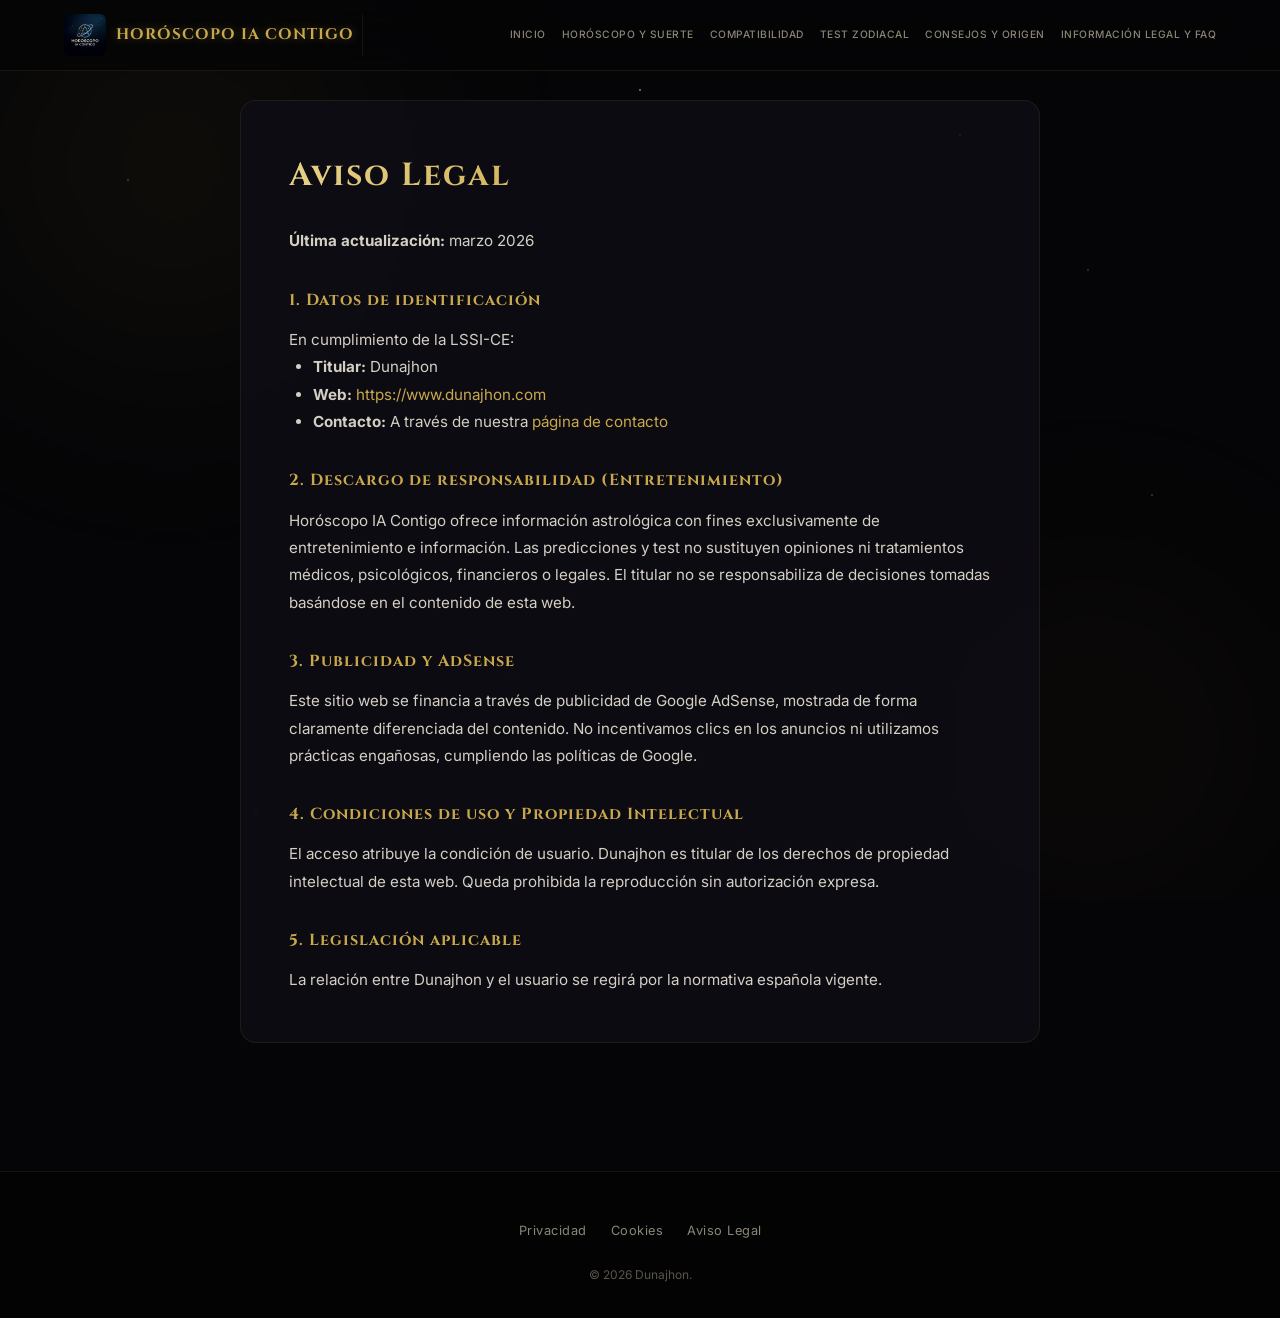
<file: aviso-legal.html>
<!DOCTYPE html>
<html lang="es">

<head>
    <meta charset="UTF-8">
    <meta name="viewport" content="width=device-width, initial-scale=1.0">
    <title>Aviso Legal — Horóscopo IA Contigo</title>
    <meta name="robots" content="noindex, nofollow">
    <link rel="stylesheet" href="assets/css/styles.css">

    <!-- Google AdSense -->
    <meta name="google-adsense-account" content="ca-pub-3779816940145698">
    <script async src="https://pagead2.googlesyndication.com/pagead/js/adsbygoogle.js?client=ca-pub-3779816940145698"
        crossorigin="anonymous"></script>
</head>

<body>
    <div class="page-bg">
        <div class="stars-layer"></div>
        <div class="nebula nebula-1"></div>
        <div class="nebula nebula-2"></div>
    </div>

    <header class="site-nav" role="banner">
        <div class="container nav-inner">
            <a href="index.html" class="nav-brand" aria-label="Inicio" id="logo-link">
                <img src="assets/images/logo.png" alt="Horóscopo IA Contigo" class="nav-logo-lg">
                <span class="brand-text">Horóscopo IA Contigo</span>
            </a>
            <button class="nav-toggle" id="nav-toggle" aria-label="Abrir menú" aria-expanded="false">☰</button>
            <nav class="nav-links" id="nav-links" aria-label="Navegación principal">
                <a href="index.html">Inicio</a>
                <a href="horoscopo.html">Horóscopo y Suerte</a>
                <a href="compatibilidad.html">Compatibilidad</a>
                <a href="test-zodiacal.html">Test Zodiacal</a>
                <a href="consejos-origen.html">Consejos y Origen</a>
                <a href="faq.html">Información legal y FAQ</a>
            </nav>
        </div>
    </header>

    <main class="page-content container">
        <div class="content-panel">
            <h1 class="gold-text">Aviso Legal</h1>
            <p><strong>Última actualización:</strong> marzo 2026</p>

            <h3>1. Datos de identificación</h3>
            <p>En cumplimiento de la LSSI-CE:</p>
            <ul>
                <li><strong>Titular:</strong> Dunajhon</li>
                <li><strong>Web:</strong> <a href="https://www.dunajhon.com">https://www.dunajhon.com</a></li>
                <li><strong>Contacto:</strong> A través de nuestra <a href="contacto.html">página de contacto</a></li>
            </ul>

            <h3>2. Descargo de responsabilidad (Entretenimiento)</h3>
            <p>Horóscopo IA Contigo ofrece información astrológica con fines exclusivamente de entretenimiento e información. Las predicciones y test no sustituyen opiniones ni tratamientos médicos, psicológicos, financieros o legales. El titular no se responsabiliza de decisiones tomadas basándose en el contenido de esta web.</p>

            <h3>3. Publicidad y AdSense</h3>
            <p>Este sitio web se financia a través de publicidad de Google AdSense, mostrada de forma claramente diferenciada del contenido. No incentivamos clics en los anuncios ni utilizamos prácticas engañosas, cumpliendo las políticas de Google.</p>

            <h3>4. Condiciones de uso y Propiedad Intelectual</h3>
            <p>El acceso atribuye la condición de usuario. Dunajhon es titular de los derechos de propiedad intelectual de esta web. Queda prohibida la reproducción sin autorización expresa.</p>

            <h3>5. Legislación aplicable</h3>
            <p>La relación entre Dunajhon y el usuario se regirá por la normativa española vigente.</p>
        </div>
    </main>

    <footer class="site-footer">
        <div class="container footer-inner">
            <nav class="footer-nav">
                <a href="privacidad.html">Privacidad</a>
                <a href="cookies.html">Cookies</a>
                <a href="aviso-legal.html">Aviso Legal</a>
            </nav>
            <p class="footer-copy">&copy; <span id="current-year"></span> Dunajhon.</p>
        </div>
    </footer>
    <script>document.getElementById('current-year').textContent = new Date().getFullYear();</script>
</body>

</html>
</file>
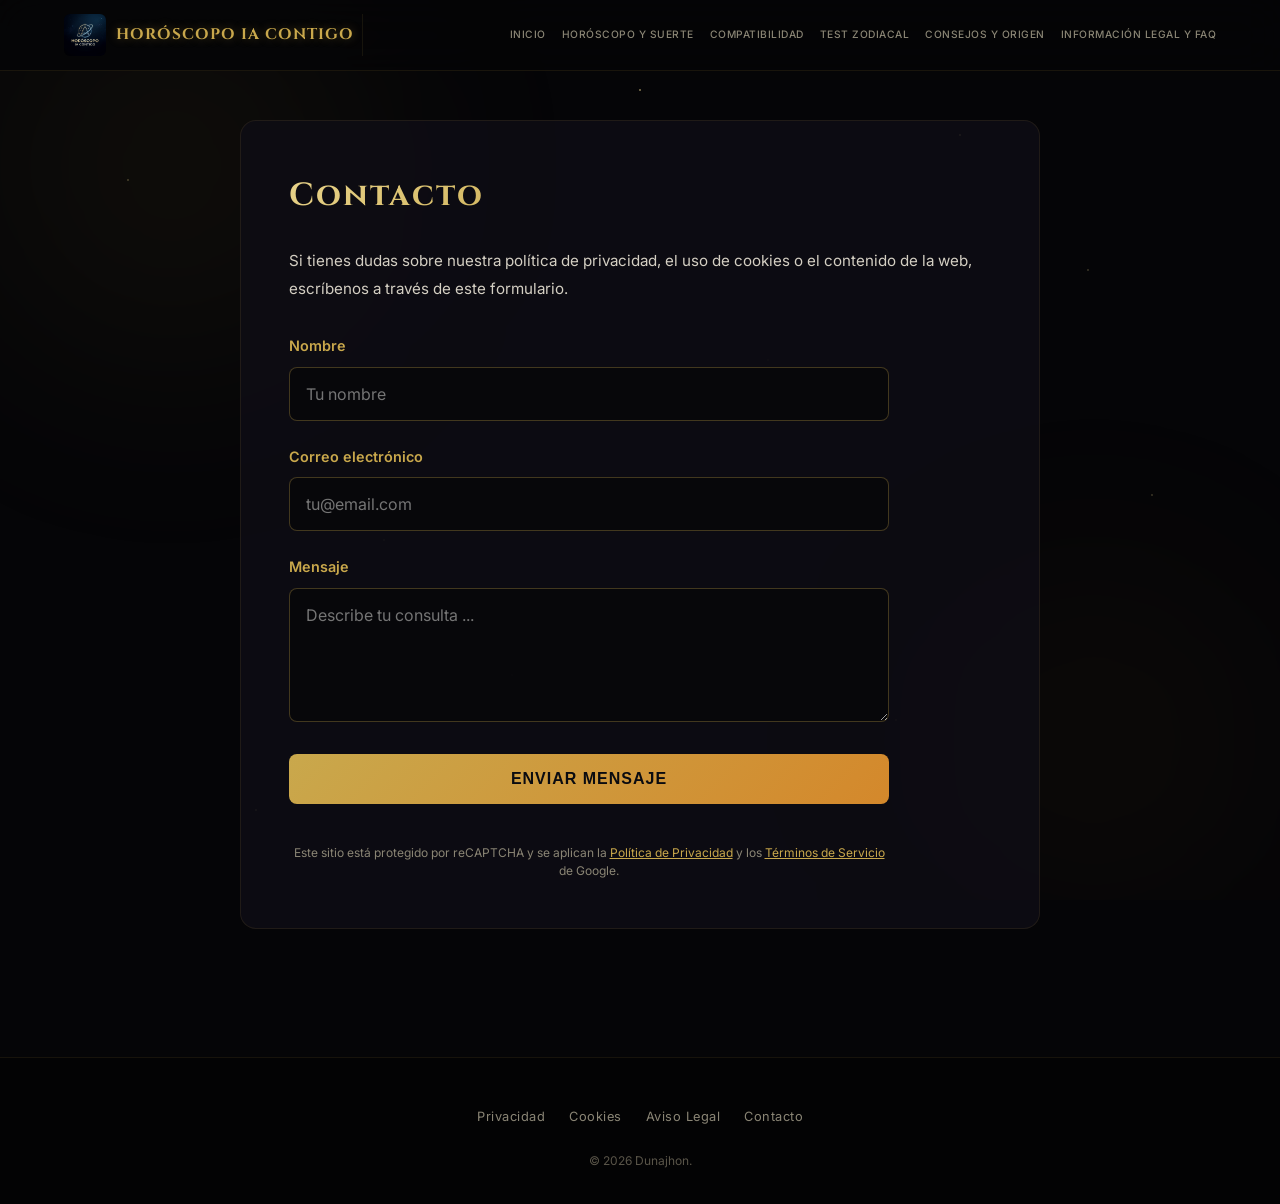
<file: contacto.html>
<!DOCTYPE html>
<html lang="es">

<head>
    <meta charset="UTF-8">
    <meta name="viewport" content="width=device-width, initial-scale=1.0">
    <title>Contacto — Horóscopo IA Contigo</title>
    <meta name="description" content="Contacta con el equipo de Horóscopo IA Contigo para resolver dudas legales o de privacidad.">
    <link rel="stylesheet" href="assets/css/styles.css">

    <!-- Google AdSense -->
    <meta name="google-adsense-account" content="ca-pub-3779816940145698">
    <script async src="https://pagead2.googlesyndication.com/pagead/js/adsbygoogle.js?client=ca-pub-3779816940145698"
        crossorigin="anonymous"></script>

    <style>
        .contact-form {
            display: flex;
            flex-direction: column;
            gap: 1.5rem;
            margin-top: 2rem;
            max-width: 600px;
        }

        .form-group {
            display: flex;
            flex-direction: column;
            gap: 0.5rem;
        }

        .form-group label {
            color: var(--gold);
            font-family: var(--font-body);
            font-weight: 600;
            font-size: 0.9rem;
        }

        .form-group input,
        .form-group textarea {
            background: rgba(5, 5, 7, 0.6);
            border: 1px solid var(--border-gold);
            color: var(--text-primary);
            padding: 1rem;
            border-radius: 8px;
            font-family: var(--font-body);
            font-size: 1rem;
            transition: var(--transition);
        }

        .form-group input:focus,
        .form-group textarea:focus {
            outline: none;
            border-color: var(--gold);
            box-shadow: 0 0 10px rgba(201, 168, 76, 0.2);
        }

        .btn-submit {
            background: linear-gradient(135deg, var(--gold), var(--amber));
            color: #0a0b10;
            border: none;
            padding: 1rem;
            font-weight: bold;
            text-transform: uppercase;
            border-radius: 8px;
            cursor: pointer;
            transition: var(--transition);
            font-size: 1rem;
            letter-spacing: 1px;
            margin-top: 0.5rem;
        }

        .btn-submit:hover {
            box-shadow: 0 6px 25px rgba(201, 168, 76, 0.4);
            transform: translateY(-2px);
        }

        .recaptcha-note {
            font-size: 0.75rem;
            color: var(--text-muted);
            text-align: center;
            margin-top: 1rem;
            line-height: 1.5;
        }
        
        .recaptcha-note a {
            text-decoration: underline;
        }
    </style>
</head>

<body>
    <div class="page-bg">
        <div class="stars-layer"></div>
        <div class="nebula nebula-1"></div>
        <div class="nebula nebula-2"></div>
    </div>

    <!-- ═══ NAVIGATION ═══ -->
    <header class="site-nav" role="banner">
        <div class="container nav-inner">
            <a href="index.html" class="nav-brand" aria-label="Inicio" id="logo-link">
                <img src="assets/images/logo.png" alt="Horóscopo IA Contigo" class="nav-logo-lg">
                <span class="brand-text">Horóscopo IA Contigo</span>
            </a>
            <button class="nav-toggle" id="nav-toggle" aria-label="Abrir menú" aria-expanded="false">☰</button>
            <nav class="nav-links" id="nav-links" aria-label="Navegación principal">
                <a href="index.html">Inicio</a>
                <a href="horoscopo.html">Horóscopo y Suerte</a>
                <a href="compatibilidad.html">Compatibilidad</a>
                <a href="test-zodiacal.html">Test Zodiacal</a>
                <a href="consejos-origen.html">Consejos y Origen</a>
                <a href="faq.html">Información legal y FAQ</a>
            </nav>
        </div>
    </header>

    <main class="page-content container" style="padding-top: 120px;">
        <div class="content-panel">
            <h1 class="gold-text">Contacto</h1>
            <p>Si tienes dudas sobre nuestra política de privacidad, el uso de cookies o el contenido de la web, escríbenos a través de este formulario.</p>

            <form id="contactForm" method="POST" class="contact-form">
                <!-- Anti-spam for FormSubmit -->
                <input type="hidden" name="_subject" value="Nuevo mensaje - Horóscopo IA Contacto!">
                <input type="hidden" name="_captcha" value="true">
                <input type="hidden" name="_template" value="table">
                
                <div class="form-group">
                    <label for="name">Nombre</label>
                    <input type="text" id="name" name="name" required placeholder="Tu nombre">
                </div>

                <div class="form-group">
                    <label for="email">Correo electrónico</label>
                    <input type="email" id="email" name="email" required placeholder="tu@email.com">
                </div>

                <div class="form-group">
                    <label for="message">Mensaje</label>
                    <textarea id="message" name="message" rows="5" required placeholder="Describe tu consulta ..."></textarea>
                </div>

                <button type="submit" class="btn-submit">Enviar Mensaje</button>
                
                <div class="recaptcha-note">
                    Este sitio está protegido por reCAPTCHA y se aplican la <a href="privacidad.html">Política de Privacidad</a> y los <a href="aviso-legal.html">Términos de Servicio</a> de Google.
                </div>
            </form>
        </div>
    </main>

    <!-- ═══ FOOTER ═══ -->
    <footer class="site-footer">
        <div class="container footer-inner">
            <nav class="footer-nav">
                <a href="privacidad.html">Privacidad</a>
                <a href="cookies.html">Cookies</a>
                <a href="aviso-legal.html">Aviso Legal</a>
                <a href="contacto.html">Contacto</a>
            </nav>
            <p class="footer-copy">&copy; <span id="current-year"></span> Dunajhon.</p>
        </div>
    </footer>

    <!-- Obfuscate Email for Action URL -->
    <script>
        document.addEventListener('DOMContentLoaded', () => {
            const form = document.getElementById('contactForm');
            if (form) {
                // Genera la URL dinámica para que no esté el correo en texto plano en el HTML
                const user = 'dunajhon0';
                const domain = 'gmail.com';
                form.setAttribute('action', 'https://formsub' + 'mit.co/' + user + '@' + domain);
            }
            document.getElementById('current-year').textContent = new Date().getFullYear();
        });
    </script>
    <script src="assets/js/app.js"></script>
</body>

</html>
</file>
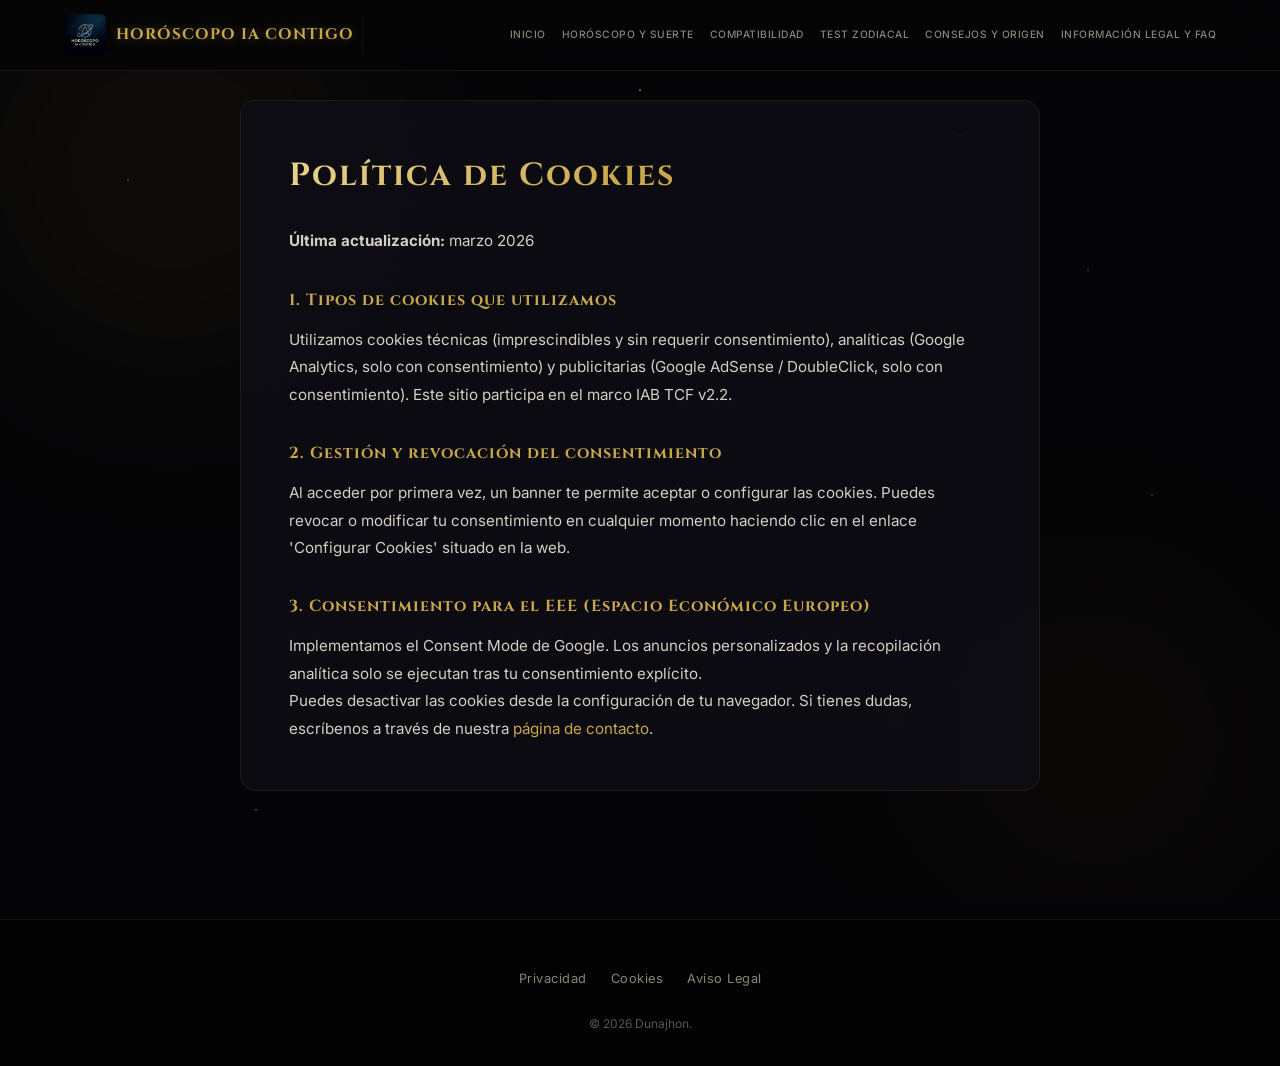
<file: cookies.html>
<!DOCTYPE html>
<html lang="es">

<head>
    <meta charset="UTF-8">
    <meta name="viewport" content="width=device-width, initial-scale=1.0">
    <title>Política de Cookies — Horóscopo IA Contigo</title>
    <meta name="robots" content="noindex, nofollow">
    <link rel="stylesheet" href="assets/css/styles.css">

    <!-- Google AdSense -->
    <meta name="google-adsense-account" content="ca-pub-3779816940145698">
    <script async src="https://pagead2.googlesyndication.com/pagead/js/adsbygoogle.js?client=ca-pub-3779816940145698"
        crossorigin="anonymous"></script>
</head>

<body>
    <div class="page-bg">
        <div class="stars-layer"></div>
        <div class="nebula nebula-1"></div>
        <div class="nebula nebula-2"></div>
    </div>

    <header class="site-nav" role="banner">
        <div class="container nav-inner">
            <a href="index.html" class="nav-brand" aria-label="Inicio" id="logo-link">
                <img src="assets/images/logo.png" alt="Horóscopo IA Contigo" class="nav-logo-lg">
                <span class="brand-text">Horóscopo IA Contigo</span>
            </a>
            <button class="nav-toggle" id="nav-toggle" aria-label="Abrir menú" aria-expanded="false">☰</button>
            <nav class="nav-links" id="nav-links" aria-label="Navegación principal">
                <a href="index.html">Inicio</a>
                <a href="horoscopo.html">Horóscopo y Suerte</a>
                <a href="compatibilidad.html">Compatibilidad</a>
                <a href="test-zodiacal.html">Test Zodiacal</a>
                <a href="consejos-origen.html">Consejos y Origen</a>
                <a href="faq.html">Información legal y FAQ</a>
            </nav>
        </div>
    </header>

    <main class="page-content container">
        <div class="content-panel">
            <h1 class="gold-text">Política de Cookies</h1>
            <p><strong>Última actualización:</strong> marzo 2026</p>

            <h3>1. Tipos de cookies que utilizamos</h3>
            <p>Utilizamos cookies técnicas (imprescindibles y sin requerir consentimiento), analíticas (Google Analytics, solo con consentimiento) y publicitarias (Google AdSense / DoubleClick, solo con consentimiento). Este sitio participa en el marco IAB TCF v2.2.</p>

            <h3>2. Gestión y revocación del consentimiento</h3>
            <p>Al acceder por primera vez, un banner te permite aceptar o configurar las cookies. Puedes revocar o modificar tu consentimiento en cualquier momento haciendo clic en el enlace 'Configurar Cookies' situado en la web.</p>

            <h3>3. Consentimiento para el EEE (Espacio Económico Europeo)</h3>
            <p>Implementamos el Consent Mode de Google. Los anuncios personalizados y la recopilación analítica solo se ejecutan tras tu consentimiento explícito.</p>
            <p>Puedes desactivar las cookies desde la configuración de tu navegador. Si tienes dudas, escríbenos a través de nuestra <a href="contacto.html">página de contacto</a>.</p>
        </div>
    </main>

    <footer class="site-footer">
        <div class="container footer-inner">
            <nav class="footer-nav">
                <a href="privacidad.html">Privacidad</a>
                <a href="cookies.html">Cookies</a>
                <a href="aviso-legal.html">Aviso Legal</a>
            </nav>
            <p class="footer-copy">&copy; <span id="current-year"></span> Dunajhon.</p>
        </div>
    </footer>
    <script>document.getElementById('current-year').textContent = new Date().getFullYear();</script>
</body>

</html>
</file>
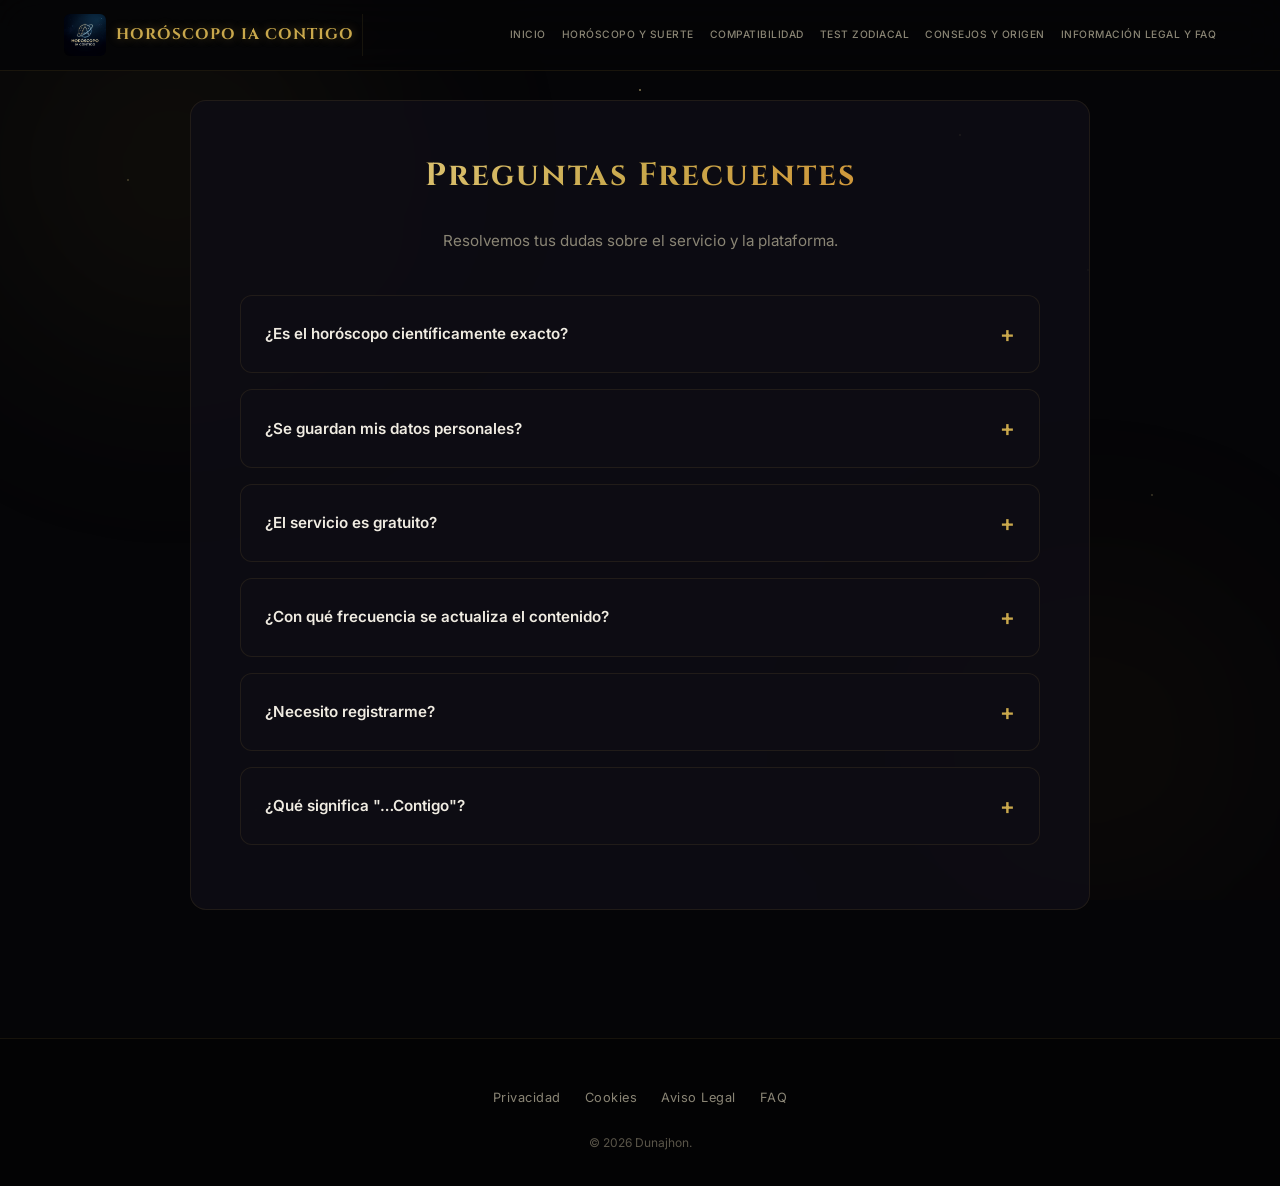
<file: faq.html>
<!DOCTYPE html>
<html lang="es">

<head>
    <meta charset="UTF-8">
    <meta name="viewport" content="width=device-width, initial-scale=1.0">
    <title>Preguntas Frecuentes — Horóscopo IA Contigo</title>
    <meta name="description"
        content="Preguntas frecuentes sobre Horóscopo IA Contigo. Descubre cómo funciona nuestra inteligencia artificial, privacidad y astrología diaria.">
    <meta name="robots" content="index, follow">
    <link rel="stylesheet" href="assets/css/styles.css">

    <!-- Google AdSense -->
    <meta name="google-adsense-account" content="ca-pub-3779816940145698">
    <script async src="https://pagead2.googlesyndication.com/pagead/js/adsbygoogle.js?client=ca-pub-3779816940145698"
        crossorigin="anonymous"></script>
</head>

<body>
    <div class="page-bg">
        <div class="stars-layer"></div>
        <div class="nebula nebula-1"></div>
        <div class="nebula nebula-2"></div>
    </div>

    <header class="site-nav" role="banner">
        <div class="container nav-inner">
            <a href="index.html" class="nav-brand" aria-label="Inicio" id="logo-link">
                <img src="assets/images/logo.png" alt="Horóscopo IA Contigo" class="nav-logo-lg">
                <span class="brand-text">Horóscopo IA Contigo</span>
            </a>
            <button class="nav-toggle" id="nav-toggle" aria-label="Abrir menú" aria-expanded="false">☰</button>
            <nav class="nav-links" id="nav-links" aria-label="Navegación principal">
                <a href="index.html">Inicio</a>
                <a href="horoscopo.html">Horóscopo y Suerte</a>
                <a href="compatibilidad.html">Compatibilidad</a>
                <a href="test-zodiacal.html">Test Zodiacal</a>
                <a href="consejos-origen.html">Consejos y Origen</a>
                <a href="faq.html">Información legal y FAQ</a>
            </nav>
        </div>
    </header>

    <main class="page-content container">
        <div class="content-panel" style="max-width:900px;">
            <h1 class="gold-text" style="text-align:center;">Preguntas Frecuentes</h1>
            <p style="text-align:center;color:var(--text-muted);margin-bottom:2.5rem;">Resolvemos tus dudas sobre el
                servicio y la plataforma.</p>

            <div class="faq-list">
                <details class="faq-item">
                    <summary class="faq-question">¿Es el horóscopo científicamente exacto?</summary>
                    <div class="faq-answer">
                        <p>No. La astrología no es una ciencia exacta. Este contenido se ofrece con fines
                            interpretativos, de orientación personal ligera y entretenimiento informativo. La
                            inteligencia artificial redacta los textos basándose en patrones astrológicos tradicionales,
                            pero las decisiones de tu vida deben basarse en tu propio criterio.</p>
                    </div>
                </details>

                <details class="faq-item">
                    <summary class="faq-question">¿Se guardan mis datos personales?</summary>
                    <div class="faq-answer">
                        <p>No recopilamos datos personales sensibles. No existe registro ni formularios. Solo se
                            procesan datos técnicos anónimos si otorgas consentimiento en el banner de cookies. Más info
                            en nuestra <a href="privacidad.html">Política de Privacidad</a>.</p>
                    </div>
                </details>

                <details class="faq-item">
                    <summary class="faq-question">¿El servicio es gratuito?</summary>
                    <div class="faq-answer">
                        <p>Sí. El acceso es totalmente gratuito. El sitio se financiará mediante espacios publicitarios
                            no intrusivos.</p>
                    </div>
                </details>

                <details class="faq-item">
                    <summary class="faq-question">¿Con qué frecuencia se actualiza el contenido?</summary>
                    <div class="faq-answer">
                        <p>El horóscopo se actualiza diariamente de forma automática (aprox. 23:00 UTC) mediante un
                            sistema de inteligencia artificial. Cada día encontrarás nuevas predicciones de amor,
                            trabajo, energía y salud.</p>
                    </div>
                </details>

                <details class="faq-item">
                    <summary class="faq-question">¿Necesito registrarme?</summary>
                    <div class="faq-answer">
                        <p>No. No se requiere ningún tipo de registro para acceder al contenido.</p>
                    </div>
                </details>

                <details class="faq-item">
                    <summary class="faq-question">¿Qué significa "…Contigo"?</summary>
                    <div class="faq-answer">
                        <p>El concepto "Contigo" refleja nuestro objetivo de ser un acompañante digital respetuoso,
                            ofreciendo consejos prácticos, realistas y cercanos, alejados de predicciones fatalistas o
                            de un tono excesivamente esotérico.</p>
                    </div>
                </details>
            </div>
        </div>
    </main>

    <footer class="site-footer">
        <div class="container footer-inner">
            <nav class="footer-nav">
                <a href="privacidad.html">Privacidad</a>
                <a href="cookies.html">Cookies</a>
                <a href="aviso-legal.html">Aviso Legal</a>
                <a href="faq.html">FAQ</a>
            </nav>
            <p class="footer-copy">&copy; <span id="current-year"></span> Dunajhon.</p>
        </div>
    </footer>
    <script>document.getElementById('current-year').textContent = new Date().getFullYear();</script>
</body>

</html>
</file>
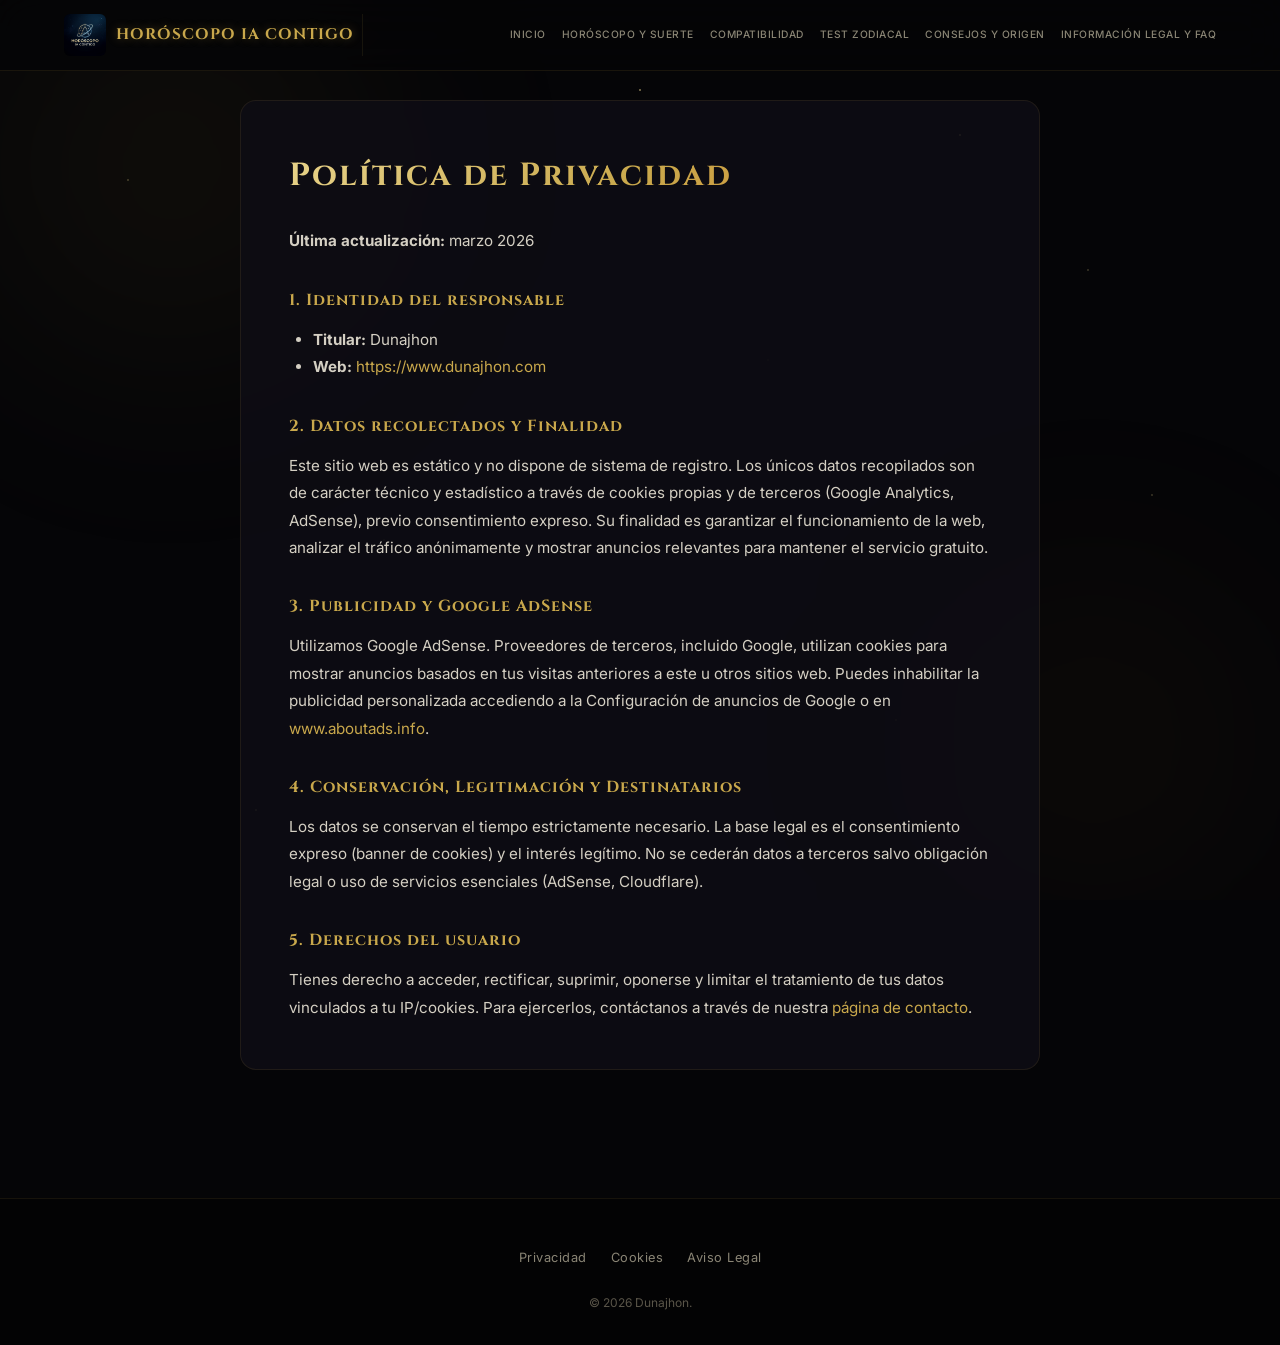
<file: privacidad.html>
<!DOCTYPE html>
<html lang="es">

<head>
    <meta charset="UTF-8">
    <meta name="viewport" content="width=device-width, initial-scale=1.0">
    <title>Política de Privacidad — Horóscopo IA Contigo</title>
    <meta name="robots" content="noindex, nofollow">
    <link rel="stylesheet" href="assets/css/styles.css">

    <!-- Google AdSense -->
    <meta name="google-adsense-account" content="ca-pub-3779816940145698">
    <script async src="https://pagead2.googlesyndication.com/pagead/js/adsbygoogle.js?client=ca-pub-3779816940145698"
        crossorigin="anonymous"></script>
</head>

<body>
    <div class="page-bg">
        <div class="stars-layer"></div>
        <div class="nebula nebula-1"></div>
        <div class="nebula nebula-2"></div>
    </div>

    <header class="site-nav" role="banner">
        <div class="container nav-inner">
            <a href="index.html" class="nav-brand" aria-label="Inicio" id="logo-link">
                <img src="assets/images/logo.png" alt="Horóscopo IA Contigo" class="nav-logo-lg">
                <span class="brand-text">Horóscopo IA Contigo</span>
            </a>
            <button class="nav-toggle" id="nav-toggle" aria-label="Abrir menú" aria-expanded="false">☰</button>
            <nav class="nav-links" id="nav-links" aria-label="Navegación principal">
                <a href="index.html">Inicio</a>
                <a href="horoscopo.html">Horóscopo y Suerte</a>
                <a href="compatibilidad.html">Compatibilidad</a>
                <a href="test-zodiacal.html">Test Zodiacal</a>
                <a href="consejos-origen.html">Consejos y Origen</a>
                <a href="faq.html">Información legal y FAQ</a>
            </nav>
        </div>
    </header>

    <main class="page-content container">
        <div class="content-panel">
            <h1 class="gold-text">Política de Privacidad</h1>
            <p><strong>Última actualización:</strong> marzo 2026</p>

            <h3>1. Identidad del responsable</h3>
            <ul>
                <li><strong>Titular:</strong> Dunajhon</li>
                <li><strong>Web:</strong> <a href="https://www.dunajhon.com">https://www.dunajhon.com</a></li>
            </ul>

            <h3>2. Datos recolectados y Finalidad</h3>
            <p>Este sitio web es estático y no dispone de sistema de registro. Los únicos datos recopilados son de carácter técnico y estadístico a través de cookies propias y de terceros (Google Analytics, AdSense), previo consentimiento expreso. Su finalidad es garantizar el funcionamiento de la web, analizar el tráfico anónimamente y mostrar anuncios relevantes para mantener el servicio gratuito.</p>

            <h3>3. Publicidad y Google AdSense</h3>
            <p>Utilizamos Google AdSense. Proveedores de terceros, incluido Google, utilizan cookies para mostrar anuncios basados en tus visitas anteriores a este u otros sitios web. Puedes inhabilitar la publicidad personalizada accediendo a la Configuración de anuncios de Google o en <a href="https://www.aboutads.info" target="_blank" rel="noopener noreferrer">www.aboutads.info</a>.</p>

            <h3>4. Conservación, Legitimación y Destinatarios</h3>
            <p>Los datos se conservan el tiempo estrictamente necesario. La base legal es el consentimiento expreso (banner de cookies) y el interés legítimo. No se cederán datos a terceros salvo obligación legal o uso de servicios esenciales (AdSense, Cloudflare).</p>

            <h3>5. Derechos del usuario</h3>
            <p>Tienes derecho a acceder, rectificar, suprimir, oponerse y limitar el tratamiento de tus datos vinculados a tu IP/cookies. Para ejercerlos, contáctanos a través de nuestra <a href="contacto.html">página de contacto</a>.</p>
        </div>
    </main>

    <footer class="site-footer">
        <div class="container footer-inner">
            <nav class="footer-nav">
                <a href="privacidad.html">Privacidad</a>
                <a href="cookies.html">Cookies</a>
                <a href="aviso-legal.html">Aviso Legal</a>
            </nav>
            <p class="footer-copy">&copy; <span id="current-year"></span> Dunajhon.</p>
        </div>
    </footer>
    <script>document.getElementById('current-year').textContent = new Date().getFullYear();</script>
</body>

</html>
</file>
<file: assets/css/styles.css>
/*
 * ════════════════════════════════════════════════════════════════
 * Horóscopo IA Contigo — Premium Stylesheet
 * Aesthetic: Dark mystical, gold/amber accents, ornate borders,
 * constellation graphics, tarot-card UI panels.
 * Inspired by: entorno.png, entorno2.png, entorno3.png
 * ════════════════════════════════════════════════════════════════
 */

/* ── Google Fonts Import ─────────────────────────────────────── */
@import url('https://fonts.googleapis.com/css2?family=Cinzel:wght@400;600;700&family=Cormorant+Garamond:ital,wght@0,400;0,600;0,700;1,400&family=Inter:wght@300;400;500;600&display=swap');

/* ── CSS Custom Properties ────────────────────────────────────── */
:root {
    /* Backgrounds */
    --bg-void: #050507;
    --bg-deep: #0a0b10;
    --bg-card: rgba(15, 14, 20, 0.85);
    --bg-card-hover: rgba(25, 22, 35, 0.95);
    --bg-glass: rgba(20, 18, 28, 0.7);

    /* Gold / Amber Palette (inspired by references) */
    --gold: #c9a84c;
    --gold-light: #e8d48b;
    --gold-dim: #8b7633;
    --amber: #d4882b;
    --amber-glow: rgba(212, 136, 43, 0.25);
    --orange-accent: #e8923a;

    /* Text */
    --text-bright: #f0ece2;
    --text-primary: #d4cfc3;
    --text-muted: #8a8575;
    --text-dim: #5a5549;

    /* Borders */
    --border-gold: rgba(201, 168, 76, 0.3);
    --border-subtle: rgba(201, 168, 76, 0.1);
    --border-ornate: rgba(201, 168, 76, 0.5);

    /* Fonts */
    --font-display: 'Cinzel', serif;
    --font-serif: 'Cormorant Garamond', serif;
    --font-body: 'Inter', sans-serif;

    /* Transitions */
    --ease-out: cubic-bezier(0.25, 0.8, 0.25, 1);
    --transition: all 0.4s var(--ease-out);
}

/* ── Reset ──────────────────────────────────────────────────── */
*,
*::before,
*::after {
    margin: 0;
    padding: 0;
    box-sizing: border-box;
}

html {
    scroll-behavior: smooth;
}

body {
    font-family: var(--font-body);
    background: var(--bg-void);
    color: var(--text-primary);
    line-height: 1.7;
    overflow-x: hidden;
    -webkit-font-smoothing: antialiased;
    -moz-osx-font-smoothing: grayscale;
}

a {
    color: var(--gold);
    text-decoration: none;
    transition: color 0.3s;
}

a:hover {
    color: var(--gold-light);
}

img {
    max-width: 100%;
    height: auto;
}

ul {
    list-style: none;
}

/* ── Utilities ─────────────────────────────────────────────── */
.container {
    max-width: 1200px;
    margin: 0 auto;
    padding: 0 1.5rem;
}

.text-center {
    text-align: center;
}

.hidden {
    display: none !important;
}

.sr-only {
    position: absolute;
    width: 1px;
    height: 1px;
    padding: 0;
    margin: -1px;
    overflow: hidden;
    clip: rect(0, 0, 0, 0);
    border: 0;
}

/* ── Animated background ──────────────────────────────────── */
.page-bg {
    position: fixed;
    inset: 0;
    z-index: -10;
    overflow: hidden;
    background: var(--bg-void);
}

/* Stars Layer */
.stars-layer {
    position: absolute;
    inset: 0;
    background-image:
        radial-gradient(1px 1px at 10% 20%, rgba(232, 210, 139, 0.7) 0%, transparent 100%),
        radial-gradient(1px 1px at 30% 60%, rgba(232, 210, 139, 0.5) 0%, transparent 100%),
        radial-gradient(1.5px 1.5px at 50% 10%, rgba(232, 210, 139, 0.8) 0%, transparent 100%),
        radial-gradient(1px 1px at 70% 80%, rgba(232, 210, 139, 0.4) 0%, transparent 100%),
        radial-gradient(1px 1px at 85% 30%, rgba(232, 210, 139, 0.6) 0%, transparent 100%),
        radial-gradient(1.5px 1.5px at 20% 90%, rgba(232, 210, 139, 0.5) 0%, transparent 100%),
        radial-gradient(1px 1px at 60% 40%, rgba(232, 210, 139, 0.3) 0%, transparent 100%),
        radial-gradient(1px 1px at 90% 55%, rgba(232, 210, 139, 0.6) 0%, transparent 100%),
        radial-gradient(1px 1px at 40% 75%, rgba(232, 210, 139, 0.4) 0%, transparent 100%),
        radial-gradient(1.5px 1.5px at 75% 15%, rgba(232, 210, 139, 0.7) 0%, transparent 100%);
    animation: twinkle 8s ease-in-out infinite alternate;
}

@keyframes twinkle {
    0% {
        opacity: 0.6;
    }

    50% {
        opacity: 1;
    }

    100% {
        opacity: 0.7;
    }
}

/* Nebula Glows */
.nebula {
    position: absolute;
    border-radius: 50%;
    filter: blur(100px);
    pointer-events: none;
}

.nebula-1 {
    width: 600px;
    height: 600px;
    top: -15%;
    left: -10%;
    background: radial-gradient(circle, rgba(201, 168, 76, 0.08), transparent 70%);
}

.nebula-2 {
    width: 500px;
    height: 500px;
    bottom: -10%;
    right: -5%;
    background: radial-gradient(circle, rgba(212, 136, 43, 0.06), transparent 70%);
}

.nebula-3 {
    width: 400px;
    height: 400px;
    top: 40%;
    left: 50%;
    transform: translateX(-50%);
    background: radial-gradient(circle, rgba(201, 168, 76, 0.04), transparent 70%);
}

/* ── Ornate Decorative Corners (inspired by entorno2.png) ─── */
.ornate-frame {
    position: relative;
}

.ornate-frame::before,
.ornate-frame::after {
    content: '✦';
    position: absolute;
    font-size: 0.75rem;
    color: var(--gold-dim);
    opacity: 0.6;
}

.ornate-frame::before {
    top: 8px;
    left: 12px;
}

.ornate-frame::after {
    top: 8px;
    right: 12px;
}

/* ── Gold Gradient Text ──────────────────────────────────── */
.gold-text {
    background: linear-gradient(135deg, var(--gold-light), var(--gold), var(--amber));
    -webkit-background-clip: text;
    -webkit-text-fill-color: transparent;
    background-clip: text;
}

/* ══════════════════════════════════════════════════════════════
   NAVIGATION
   ══════════════════════════════════════════════════════════════ */
.site-nav {
    position: fixed;
    top: 0;
    left: 0;
    right: 0;
    z-index: 100;
    background: rgba(5, 5, 7, 0.85);
    backdrop-filter: blur(20px);
    -webkit-backdrop-filter: blur(20px);
    border-bottom: 1px solid var(--border-subtle);
    transition: background 0.3s;
}

.nav-inner {
    display: flex;
    justify-content: space-between;
    align-items: center;
    height: 70px;
    gap: 1rem;
}

.nav-brand {
    display: flex;
    align-items: center;
    gap: 0.65rem;
    text-decoration: none;
    flex-shrink: 0;
    padding-right: 0.5rem;
    border-right: 1px solid var(--border-subtle);
}

.nav-brand img {
    height: 42px;
    width: auto;
    border-radius: 6px;
    transition: transform 0.3s, box-shadow 0.3s;
}

.nav-brand img:hover {
    transform: scale(1.08);
    box-shadow: 0 0 18px rgba(201, 168, 76, 0.3);
}

.nav-brand span {
    font-family: var(--font-display);
    font-size: clamp(0.9rem, 1.2vw, 1.15rem);
    color: var(--gold);
    letter-spacing: 1px;
    text-transform: uppercase;
    font-weight: 700;
    text-shadow: 0 0 10px rgba(201, 168, 76, 0.4);
    white-space: nowrap;
}

.nav-links {
    display: flex;
    gap: 1rem;
    align-items: center;
    flex-wrap: wrap;
    flex-grow: 1;
    justify-content: flex-end;
}

.nav-links a {
    font-family: var(--font-body);
    font-size: clamp(0.62rem, 0.8vw, 0.75rem);
    font-weight: 500;
    color: var(--text-muted);
    text-transform: uppercase;
    letter-spacing: 0.5px;
    transition: var(--transition);
    position: relative;
    white-space: nowrap;
    padding: 0.25rem 0;
}

.nav-links a::after {
    content: '';
    position: absolute;
    bottom: -3px;
    left: 0;
    width: 0%;
    height: 1px;
    background: linear-gradient(90deg, var(--gold), var(--amber));
    transition: width 0.3s var(--ease-out);
}

.nav-links a:hover {
    color: var(--gold-light);
}

.nav-links a:hover::after {
    width: 100%;
}

/* Mobile Nav Toggle */
.nav-toggle {
    display: none;
    background: none;
    border: 1px solid var(--border-gold);
    color: var(--gold);
    padding: 0.4rem 0.6rem;
    border-radius: 4px;
    cursor: pointer;
    font-size: 1.2rem;
}

/* ══════════════════════════════════════════════════════════════
   HERO SECTION
   ══════════════════════════════════════════════════════════════ */
.hero {
    min-height: 100vh;
    display: flex;
    flex-direction: column;
    justify-content: center;
    align-items: center;
    text-align: center;
    padding: 120px 1.5rem 60px;
    position: relative;
    background: url('../images/astral-bg.png') center center / cover no-repeat;
}

.hero::before {
    content: '';
    position: absolute;
    inset: 0;
    background: linear-gradient(180deg, rgba(5, 5, 7, 0.65) 0%, rgba(5, 5, 7, 0.85) 50%, var(--bg-void) 100%);
    z-index: 0;
}

.hero>* {
    position: relative;
    z-index: 1;
}

.hero-logo {
    width: 220px;
    height: auto;
    margin-bottom: 2rem;
    border-radius: 12px;
    box-shadow: 0 0 60px rgba(201, 168, 76, 0.15), 0 0 120px rgba(201, 168, 76, 0.05);
    animation: floatLogo 6s ease-in-out infinite;
}

@keyframes floatLogo {

    0%,
    100% {
        transform: translateY(0);
    }

    50% {
        transform: translateY(-12px);
    }
}

.hero-title {
    font-family: var(--font-display);
    font-size: clamp(2.2rem, 5vw, 3.8rem);
    font-weight: 700;
    letter-spacing: 3px;
    text-transform: uppercase;
    line-height: 1.2;
    margin-bottom: 0.5rem;
}

.hero-subtitle {
    font-family: var(--font-serif);
    font-size: clamp(1.1rem, 2.5vw, 1.5rem);
    font-style: italic;
    color: var(--text-muted);
    margin-bottom: 1.5rem;
    font-weight: 400;
}

.hero-desc {
    max-width: 600px;
    font-size: 1rem;
    color: var(--text-muted);
    margin-bottom: 2.5rem;
    line-height: 1.8;
}

/* Ornate Divider */
.ornate-divider {
    display: flex;
    align-items: center;
    justify-content: center;
    gap: 1rem;
    margin: 2rem 0;
    color: var(--gold-dim);
    font-size: 0.75rem;
    opacity: 0.7;
}

.ornate-divider::before,
.ornate-divider::after {
    content: '';
    width: 80px;
    height: 1px;
    background: linear-gradient(90deg, transparent, var(--gold-dim), transparent);
}

/* Keywords Highlight Section */
.keywords-strip {
    display: flex;
    flex-wrap: wrap;
    justify-content: center;
    gap: 0.75rem;
    margin-top: 1.5rem;
}

.keyword-tag {
    padding: 0.4rem 1rem;
    border: 1px solid var(--border-gold);
    border-radius: 20px;
    font-size: 0.8rem;
    color: var(--gold);
    font-family: var(--font-body);
    letter-spacing: 0.5px;
    transition: var(--transition);
    cursor: pointer;
    text-decoration: none;
    display: inline-block;
}

a.keyword-tag:hover {
    background: var(--amber-glow);
    border-color: var(--gold);
    color: var(--gold-light);
    transform: translateY(-2px);
}

/* ══════════════════════════════════════════════════════════════
   ZODIAC GRID SECTION
   ══════════════════════════════════════════════════════════════ */
.zodiac-section {
    padding: 5rem 0;
    position: relative;
    background: url('../images/astral-bg.png') center 30% / cover no-repeat fixed;
}

.zodiac-section::before {
    content: '';
    position: absolute;
    inset: 0;
    background: linear-gradient(180deg, var(--bg-void) 0%, rgba(5, 5, 7, 0.75) 15%, rgba(5, 5, 7, 0.75) 85%, var(--bg-void) 100%);
    z-index: 0;
}

.zodiac-section>* {
    position: relative;
    z-index: 1;
}

.section-header {
    text-align: center;
    margin-bottom: 3.5rem;
}

.section-header h2 {
    font-family: var(--font-display);
    font-size: clamp(1.6rem, 3vw, 2.4rem);
    letter-spacing: 3px;
    text-transform: uppercase;
    margin-bottom: 0.75rem;
}

.section-header p {
    color: var(--text-muted);
    font-family: var(--font-serif);
    font-size: 1.1rem;
    font-style: italic;
}

.zodiac-grid {
    display: grid;
    grid-template-columns: repeat(4, 1fr);
    gap: 1.5rem;
}

/* ── Showcase Portal ── */
.showcase-section {
    padding: 5rem 0;
}

.showcase-grid {
    display: grid;
    grid-template-columns: repeat(4, 1fr);
    gap: 2rem;
}

.showcase-card {
    display: flex;
    flex-direction: column;
}

.showcase-card > * {
    position: relative;
    z-index: 1;
}

.showcase-card .card-dates {
    margin-bottom: 1.5rem;
    font-size: 1rem;
    line-height: 1.6;
}

.showcase-card-btn-container {
    margin-top: auto;
    text-align: center;
    padding-top: 1.5rem;
}

.showcase-btn {
    display: inline-block;
    padding: 0.8rem 1.5rem;
    text-decoration: none;
    border-radius: 8px;
    font-weight: bold;
    background: linear-gradient(135deg, var(--gold), var(--amber));
    color: #0a0b10 !important;
    text-transform: uppercase;
    font-size: 0.9rem;
    transition: var(--transition);
    border: none;
    box-shadow: 0 4px 15px rgba(201, 168, 76, 0.2);
}

.showcase-btn:hover {
    box-shadow: 0 6px 25px rgba(201, 168, 76, 0.4);
    transform: translateY(-2px);
    background: linear-gradient(135deg, var(--gold-light), var(--gold));
}

/* ── Zodiac Card (Tarot-style, inspired by entorno2.png) ──── */
.zodiac-card {
    position: relative;
    background: var(--bg-card);
    border: 1px solid var(--border-gold);
    border-radius: 16px;
    padding: 2rem 1.5rem;
    text-align: center;
    cursor: pointer;
    transition: var(--transition);
    overflow: hidden;
}

/* Inner glow on hover */
.zodiac-card::before {
    content: '';
    position: absolute;
    inset: 0;
    background: radial-gradient(circle at 50% 0%, rgba(201, 168, 76, 0.08) 0%, transparent 60%);
    opacity: 0;
    transition: opacity 0.5s;
    pointer-events: none;
    z-index: 0;
}

/* Ornate corner markers */
.zodiac-card::after {
    content: '';
    position: absolute;
    inset: 6px;
    border: 1px solid rgba(201, 168, 76, 0.08);
    border-radius: 12px;
    pointer-events: none;
    transition: border-color 0.4s;
}

.zodiac-card:hover {
    transform: translateY(-8px);
    border-color: var(--gold);
    background: var(--bg-card-hover);
    box-shadow:
        0 20px 40px rgba(0, 0, 0, 0.5),
        0 0 30px rgba(201, 168, 76, 0.1),
        inset 0 1px 0 rgba(201, 168, 76, 0.1);
}

.zodiac-card:hover::before {
    opacity: 1;
}

.zodiac-card:hover::after {
    border-color: rgba(201, 168, 76, 0.15);
}

.zodiac-card:focus-visible {
    outline: 2px solid var(--gold);
    outline-offset: 4px;
}

.card-icon {
    font-size: 2.8rem;
    margin-bottom: 0.75rem;
    display: block;
    filter: drop-shadow(0 0 8px rgba(201, 168, 76, 0.3));
    transition: transform 0.4s var(--ease-out);
}

.zodiac-card:hover .card-icon {
    transform: scale(1.15);
}

.card-name {
    font-family: var(--font-display);
    font-size: 1.15rem;
    color: var(--text-bright);
    letter-spacing: 2px;
    text-transform: uppercase;
    margin-bottom: 0.3rem;
}

.card-dates {
    font-family: var(--font-serif);
    font-size: 0.85rem;
    color: var(--text-muted);
    font-style: italic;
}

.card-cta {
    display: block;
    margin-top: 1rem;
    font-size: 0.75rem;
    color: var(--gold-dim);
    letter-spacing: 1px;
    text-transform: uppercase;
    transition: color 0.3s;
}

.zodiac-card:hover .card-cta {
    color: var(--gold);
}

/* ══════════════════════════════════════════════════════════════
   MODAL (Expanded Horoscope View)
   ══════════════════════════════════════════════════════════════ */
.modal-overlay {
    position: fixed;
    inset: 0;
    z-index: 200;
    background: rgba(3, 3, 5, 0.92);
    backdrop-filter: blur(10px);
    display: flex;
    justify-content: center;
    align-items: center;
    padding: 1rem;
    opacity: 1;
    transition: opacity 0.35s;
}

.modal-overlay.hidden {
    opacity: 0;
    pointer-events: none;
}

.modal-panel {
    background: var(--bg-deep);
    background-image: url('../images/astral-bg.png');
    background-size: cover;
    background-position: center;
    background-blend-mode: overlay;
    border: 1px solid var(--border-ornate);
    border-radius: 20px;
    max-width: 680px;
    width: 100%;
    max-height: 90vh;
    overflow-y: auto;
    padding: 2.5rem;
    position: relative;
    box-shadow: 0 0 60px rgba(201, 168, 76, 0.08), 0 30px 60px rgba(0, 0, 0, 0.5);
    transform: scale(1) translateY(0);
    transition: transform 0.4s var(--ease-out);
}

.modal-panel::before {
    content: '';
    position: absolute;
    inset: 0;
    background: rgba(10, 11, 16, 0.88);
    border-radius: 20px;
    z-index: 0;
}

.modal-panel>* {
    position: relative;
    z-index: 1;
}

.modal-overlay.hidden .modal-panel {
    transform: scale(0.92) translateY(20px);
}

.modal-close {
    position: absolute;
    top: 1rem;
    right: 1rem;
    background: rgba(10, 11, 16, 0.6);
    border: 1px solid var(--border-gold);
    color: var(--gold);
    width: 44px;
    height: 44px;
    min-width: 44px;
    min-height: 44px;
    border-radius: 50%;
    font-size: 1.3rem;
    cursor: pointer;
    transition: var(--transition);
    display: flex;
    align-items: center;
    justify-content: center;
    z-index: 10;
    -webkit-tap-highlight-color: rgba(201, 168, 76, 0.2);
    touch-action: manipulation;
}

.modal-close:hover,
.modal-close:active {
    background: var(--amber-glow);
    border-color: var(--gold);
}

.modal-head {
    text-align: center;
    padding-bottom: 1.5rem;
    margin-bottom: 1.5rem;
    border-bottom: 1px solid var(--border-subtle);
}

.modal-sign-icon {
    font-size: 3rem;
    display: block;
    margin-bottom: 0.5rem;
    filter: drop-shadow(0 0 15px rgba(201, 168, 76, 0.3));
}

.modal-head h2 {
    font-family: var(--font-display);
    font-size: 2rem;
    letter-spacing: 3px;
    text-transform: uppercase;
}

.modal-date-str {
    font-family: var(--font-serif);
    font-style: italic;
    color: var(--text-muted);
    margin-top: 0.25rem;
}

/* Horoscope Data Blocks */
.reading-block {
    margin-bottom: 1.5rem;
}

.reading-block h4 {
    font-family: var(--font-display);
    font-size: 0.9rem;
    color: var(--gold);
    letter-spacing: 2px;
    text-transform: uppercase;
    margin-bottom: 0.5rem;
    display: flex;
    align-items: center;
    gap: 0.5rem;
}

.reading-block p {
    color: var(--text-primary);
    font-size: 0.95rem;
    line-height: 1.8;
}

.quote-block {
    margin-top: 2rem;
    padding: 1.25rem 1.5rem;
    border-left: 3px solid var(--gold);
    background: rgba(201, 168, 76, 0.04);
    border-radius: 0 12px 12px 0;
    font-family: var(--font-serif);
    font-style: italic;
    font-size: 1.1rem;
    color: var(--gold-light);
    text-align: center;
}

.modal-footer-actions {
    margin-top: 2rem;
    text-align: center;
    padding-top: 1.25rem;
    border-top: 1px solid var(--border-subtle);
}

.modal-footer-actions .btn {
    font-size: 1rem;
    padding: 0.9rem 2.2rem;
    letter-spacing: 1px;
    background: linear-gradient(135deg, var(--gold), var(--amber));
    color: #0a0b10;
    border: none;
    box-shadow: 0 4px 22px rgba(201, 168, 76, 0.35);
    font-weight: 700;
    text-transform: uppercase;
}

.modal-footer-actions .btn:hover {
    box-shadow: 0 6px 35px rgba(201, 168, 76, 0.55);
    transform: translateY(-2px) scale(1.03);
    background: linear-gradient(135deg, var(--gold-light), var(--gold));
}

/* ── Compatibility Result (inside modal) ── */
.compat-result {
    margin-top: 1.5rem;
    padding-top: 1.5rem;
    border-top: 1px solid var(--border-subtle);
    animation: compatFadeIn 0.4s var(--ease-out) forwards;
}

.compat-result .reading-block p em {
    color: var(--gold-light);
    font-style: normal;
    font-weight: 600;
}

@keyframes compatFadeIn {
    from {
        opacity: 0;
        transform: translateY(10px);
    }

    to {
        opacity: 1;
        transform: translateY(0);
    }
}


/* ── Compatibility Teaser (inside modal — call to action) ── */
.compat-teaser {
    display: flex;
    align-items: center;
    gap: 1rem;
    margin-top: 0;
    margin-bottom: 1.75rem;
    padding: 1.1rem 1.4rem;
    background: linear-gradient(135deg, rgba(201, 168, 76, 0.1), rgba(212, 136, 43, 0.06));
    border: 1px solid var(--border-gold);
    border-radius: 14px;
    animation: teaserPulse 3s ease-in-out infinite;
}

@keyframes teaserPulse {

    0%,
    100% {
        border-color: rgba(201, 168, 76, 0.3);
        box-shadow: none;
    }

    50% {
        border-color: rgba(201, 168, 76, 0.65);
        box-shadow: 0 0 20px rgba(201, 168, 76, 0.12);
    }
}

.compat-teaser-icon {
    font-size: 1.9rem;
    flex-shrink: 0;
    filter: drop-shadow(0 0 8px rgba(201, 168, 76, 0.4));
    animation: teaserIconFloat 2.5s ease-in-out infinite;
}

@keyframes teaserIconFloat {

    0%,
    100% {
        transform: translateY(0) rotate(0deg);
    }

    50% {
        transform: translateY(-4px) rotate(12deg);
    }
}

.compat-teaser-text {
    flex: 1;
    display: flex;
    flex-direction: column;
    gap: 0.25rem;
}

.compat-teaser-text strong {
    font-family: var(--font-display);
    font-size: 0.88rem;
    letter-spacing: 1px;
    color: var(--gold-light);
    text-transform: uppercase;
}

.compat-teaser-text span {
    font-size: 0.82rem;
    color: var(--text-muted);
    line-height: 1.4;
}

.compat-teaser-arrow {
    font-size: 1.4rem;
    color: var(--gold);
    flex-shrink: 0;
    animation: arrowBounce 1.4s ease-in-out infinite;
}

@keyframes arrowBounce {

    0%,
    100% {
        transform: translateY(0);
        opacity: 0.7;
    }

    50% {
        transform: translateY(5px);
        opacity: 1;
    }
}

/* ══════════════════════════════════════════════════════════════
   BUTTONS
   ══════════════════════════════════════════════════════════════ */
.btn {
    display: inline-flex;
    align-items: center;
    justify-content: center;
    gap: 0.5rem;
    padding: 0.8rem 1.8rem;
    border-radius: 8px;
    font-family: var(--font-body);
    font-weight: 600;
    font-size: 0.9rem;
    cursor: pointer;
    transition: var(--transition);
    border: none;
    text-decoration: none;
    letter-spacing: 0.5px;
}

.btn-gold {
    background: linear-gradient(135deg, var(--gold), var(--amber));
    color: #0a0b10;
    box-shadow: 0 4px 20px rgba(201, 168, 76, 0.3);
}

.btn-gold:hover {
    box-shadow: 0 6px 30px rgba(201, 168, 76, 0.5);
    transform: translateY(-2px);
}

.btn-ghost {
    background: transparent;
    border: 1px solid var(--border-gold);
    color: var(--gold);
}

.btn-ghost:hover {
    background: var(--amber-glow);
    transform: translateY(-2px);
}

.btn:disabled {
    opacity: 0.4;
    cursor: not-allowed;
    transform: none !important;
}

/* ══════════════════════════════════════════════════════════════
   DAILY BADGE
   ══════════════════════════════════════════════════════════════ */
.daily-badge {
    display: inline-flex;
    align-items: center;
    gap: 0.75rem;
    margin-top: 2rem;
    padding: 0.7rem 2rem;
    border: 1px solid rgba(76, 200, 80, 0.5);
    border-radius: 50px;
    font-size: 0.9rem;
    font-weight: 600;
    color: #c8f0c2;
    letter-spacing: 1px;
    background: linear-gradient(135deg, rgba(40, 130, 50, 0.18), rgba(76, 175, 80, 0.1));
    box-shadow: 0 0 20px rgba(76, 200, 80, 0.18), inset 0 1px 0 rgba(255, 255, 255, 0.05);
    backdrop-filter: blur(8px);
    -webkit-backdrop-filter: blur(8px);
    animation: badgeGlow 3s ease-in-out infinite;
    text-transform: uppercase;
}

@keyframes badgeGlow {

    0%,
    100% {
        box-shadow: 0 0 18px rgba(76, 200, 80, 0.18), inset 0 1px 0 rgba(255, 255, 255, 0.05);
        border-color: rgba(76, 200, 80, 0.5);
    }

    50% {
        box-shadow: 0 0 35px rgba(76, 200, 80, 0.38), 0 0 60px rgba(76, 200, 80, 0.1), inset 0 1px 0 rgba(255, 255, 255, 0.08);
        border-color: rgba(100, 230, 100, 0.75);
    }
}

.badge-dot {
    width: 10px;
    height: 10px;
    border-radius: 50%;
    background: #6ee069;
    display: inline-block;
    flex-shrink: 0;
    animation: dotPulse 2s ease-in-out infinite;
    box-shadow: 0 0 8px #6ee069;
}

@keyframes dotPulse {

    0%,
    100% {
        opacity: 1;
        box-shadow: 0 0 6px #6ee069;
        transform: scale(1);
    }

    50% {
        opacity: 0.55;
        box-shadow: 0 0 16px #6ee069;
        transform: scale(0.85);
    }
}

/* ══════════════════════════════════════════════════════════════
   MUSIC PANEL (Expanded Player)
   ══════════════════════════════════════════════════════════════ */
.music-panel {
    position: fixed;
    bottom: 1.5rem;
    right: 1.5rem;
    z-index: 90;
    display: flex;
    flex-direction: column;
    align-items: flex-end;
    gap: 0.5rem;
}

.music-panel-toggle {
    width: 48px;
    height: 48px;
    border-radius: 50%;
    background: var(--bg-card);
    border: 1px solid var(--border-gold);
    color: var(--gold);
    display: flex;
    align-items: center;
    justify-content: center;
    cursor: pointer;
    transition: var(--transition);
    box-shadow: 0 4px 20px rgba(0, 0, 0, 0.5);
}

.music-panel-toggle:hover {
    border-color: var(--gold);
    box-shadow: 0 0 25px rgba(201, 168, 76, 0.2);
}

.music-panel.active .music-panel-toggle {
    border-color: var(--orange-accent);
    box-shadow: 0 0 20px rgba(232, 146, 58, 0.2);
}

.music-panel-body {
    background: rgba(10, 11, 16, 0.94);
    backdrop-filter: blur(20px);
    -webkit-backdrop-filter: blur(20px);
    border: 1px solid var(--border-gold);
    border-radius: 14px;
    padding: 1rem 1.25rem;
    min-width: 240px;
    box-shadow: 0 10px 40px rgba(0, 0, 0, 0.6);
    display: none;
    animation: panelSlideUp 0.3s var(--ease-out) forwards;
}

.music-panel.open .music-panel-body {
    display: block;
}

@keyframes panelSlideUp {
    from {
        opacity: 0;
        transform: translateY(10px);
    }

    to {
        opacity: 1;
        transform: translateY(0);
    }
}

.music-info {
    margin-bottom: 0.75rem;
    padding-bottom: 0.6rem;
    border-bottom: 1px solid var(--border-subtle);
}

.music-track-name {
    font-family: var(--font-serif);
    font-style: italic;
    font-size: 0.9rem;
    color: var(--gold-light);
}

.music-controls {
    display: flex;
    align-items: center;
    gap: 0.75rem;
}

.music-play-btn {
    width: 40px;
    height: 40px;
    flex-shrink: 0;
    border-radius: 50%;
    border: 1px solid var(--border-gold);
    background: transparent;
    color: var(--gold);
    display: flex;
    align-items: center;
    justify-content: center;
    cursor: pointer;
    transition: var(--transition);
}

.music-play-btn:hover {
    background: var(--amber-glow);
    border-color: var(--gold);
}

.music-play-btn.playing {
    border-color: var(--orange-accent);
    color: var(--orange-accent);
    animation: audioPulse 2s ease-in-out infinite;
}

@keyframes audioPulse {

    0%,
    100% {
        box-shadow: 0 0 10px rgba(232, 146, 58, 0.15);
    }

    50% {
        box-shadow: 0 0 25px rgba(232, 146, 58, 0.35);
    }
}

.music-volume {
    display: flex;
    align-items: center;
    gap: 0.5rem;
    flex: 1;
    color: var(--text-muted);
}

/* Volume range slider */
.volume-range {
    -webkit-appearance: none;
    appearance: none;
    width: 100%;
    height: 4px;
    border-radius: 2px;
    background: linear-gradient(to right, var(--gold) 0%, var(--gold) var(--volume-pct, 35%), var(--border-subtle) var(--volume-pct, 35%), var(--border-subtle) 100%);
    outline: none;
    cursor: pointer;
}

.volume-range::-webkit-slider-thumb {
    -webkit-appearance: none;
    width: 14px;
    height: 14px;
    border-radius: 50%;
    background: var(--gold);
    border: 2px solid var(--bg-deep);
    cursor: pointer;
    box-shadow: 0 0 6px rgba(201, 168, 76, 0.4);
    transition: transform 0.2s;
}

.volume-range::-webkit-slider-thumb:hover {
    transform: scale(1.2);
}

.volume-range::-moz-range-thumb {
    width: 14px;
    height: 14px;
    border-radius: 50%;
    background: var(--gold);
    border: 2px solid var(--bg-deep);
    cursor: pointer;
}

/* ══════════════════════════════════════════════════════════════
   COOKIE BANNER
   ══════════════════════════════════════════════════════════════ */
.cookie-banner {
    position: fixed;
    bottom: 0;
    left: 0;
    right: 0;
    z-index: 300;
    background: rgba(10, 11, 16, 0.97);
    backdrop-filter: blur(20px);
    border-top: 1px solid var(--border-gold);
    padding: 1.25rem 2rem;
    display: flex;
    flex-wrap: wrap;
    justify-content: space-between;
    align-items: center;
    gap: 1rem;
}

.cookie-text {
    flex: 1;
    min-width: 260px;
}

.cookie-text h4 {
    font-family: var(--font-display);
    font-size: 0.85rem;
    letter-spacing: 2px;
    color: var(--gold);
    margin-bottom: 0.3rem;
}

.cookie-text p {
    font-size: 0.8rem;
    color: var(--text-muted);
    margin: 0;
}

.cookie-actions {
    display: flex;
    align-items: center;
    gap: 0.75rem;
}

.cookie-actions .btn {
    padding: 0.6rem 1.2rem;
    font-size: 0.8rem;
}

.cookie-link {
    color: var(--text-dim);
    font-size: 0.75rem;
    text-decoration: underline;
}


/* ══════════════════════════════════════════════════════════════
   FOOTER
   ══════════════════════════════════════════════════════════════ */
.site-footer {
    border-top: 1px solid var(--border-subtle);
    padding: 3rem 0 2rem;
    margin-top: 5rem;
    background: rgba(0, 0, 0, 0.4);
}

.footer-inner {
    display: flex;
    flex-direction: column;
    align-items: center;
    gap: 1.5rem;
}

.footer-brand {
    display: flex;
    align-items: center;
    gap: 0.6rem;
}

.footer-brand img {
    height: 28px;
    border-radius: 4px;
}

.footer-brand span {
    font-family: var(--font-display);
    font-size: 0.9rem;
    color: var(--gold);
    letter-spacing: 2px;
}

.footer-nav {
    display: flex;
    gap: 1.5rem;
    flex-wrap: wrap;
    justify-content: center;
}

.footer-nav a {
    color: var(--text-muted);
    font-size: 0.8rem;
    letter-spacing: 0.5px;
    transition: color 0.3s;
}

.footer-nav a:hover {
    color: var(--gold);
}

.footer-copy {
    color: var(--text-dim);
    font-size: 0.75rem;
}

/* ══════════════════════════════════════════════════════════════
   LEGAL / FAQ PAGES
   ══════════════════════════════════════════════════════════════ */
.page-content {
    padding-top: 100px;
    padding-bottom: 3rem;
}

.content-panel {
    background: var(--bg-card);
    border: 1px solid var(--border-subtle);
    border-radius: 16px;
    padding: 3rem;
    max-width: 800px;
    margin: 0 auto;
}

.content-panel h1 {
    font-family: var(--font-display);
    font-size: clamp(1.5rem, 3vw, 2rem);
    letter-spacing: 2px;
    margin-bottom: 1.5rem;
}

.content-panel h3 {
    font-family: var(--font-display);
    font-size: 1rem;
    color: var(--gold);
    letter-spacing: 1px;
    margin-top: 2rem;
    margin-bottom: 0.75rem;
}

.content-panel p,
.content-panel li {
    color: var(--text-primary);
    font-size: 0.95rem;
    line-height: 1.8;
}

.content-panel ul {
    margin-left: 1.5rem;
    margin-bottom: 1rem;
    list-style: disc;
}

.content-panel code {
    background: rgba(201, 168, 76, 0.1);
    padding: 0.15rem 0.4rem;
    border-radius: 4px;
    font-size: 0.85rem;
    color: var(--gold-light);
}

/* FAQ accordion */
.faq-list {
    max-width: 800px;
    margin: 0 auto;
}

.faq-item {
    border: 1px solid var(--border-subtle);
    border-radius: 12px;
    margin-bottom: 1rem;
    overflow: hidden;
    background: var(--bg-card);
    transition: border-color 0.3s;
}

.faq-item:hover,
.faq-item[open] {
    border-color: var(--border-gold);
}

.faq-question {
    padding: 1.2rem 1.5rem;
    font-family: var(--font-body);
    font-weight: 600;
    font-size: 0.95rem;
    color: var(--text-bright);
    cursor: pointer;
    display: flex;
    justify-content: space-between;
    align-items: center;
    list-style: none;
}

.faq-question::-webkit-details-marker {
    display: none;
}

.faq-question::after {
    content: '+';
    font-size: 1.4rem;
    color: var(--gold);
    transition: transform 0.3s;
    flex-shrink: 0;
    margin-left: 1rem;
}

.faq-item[open] .faq-question::after {
    transform: rotate(45deg);
}

.faq-answer {
    padding: 0 1.5rem 1.5rem;
    color: var(--text-muted);
    font-size: 0.9rem;
    line-height: 1.8;
    border-top: 1px solid var(--border-subtle);
    margin-top: 0.25rem;
    padding-top: 1rem;
}

.faq-answer a {
    color: var(--gold);
    text-decoration: underline;
}

/* ══════════════════════════════════════════════════════════════
   LOADING SPINNER
   ══════════════════════════════════════════════════════════════ */
.loading-text {
    text-align: center;
    padding: 3rem;
    color: var(--text-muted);
    font-family: var(--font-serif);
    font-style: italic;
    font-size: 1.1rem;
}

/* ══════════════════════════════════════════════════════════════
   SCROLLBAR
   ══════════════════════════════════════════════════════════════ */
::-webkit-scrollbar {
    width: 6px;
}

::-webkit-scrollbar-track {
    background: var(--bg-void);
}

::-webkit-scrollbar-thumb {
    background: var(--gold-dim);
    border-radius: 3px;
}

::-webkit-scrollbar-thumb:hover {
    background: var(--gold);
}

/* ══════════════════════════════════════════════════════════════
   RESPONSIVE
   ══════════════════════════════════════════════════════════════ */
@media (max-width: 1200px) {
    .showcase-grid {
        grid-template-columns: repeat(2, 1fr);
    }
}

@media (max-width: 1024px) {
    .zodiac-grid {
        grid-template-columns: repeat(3, 1fr);
    }

    .nav-links {
        display: none;
    }

    .nav-links.active {
        display: flex;
        flex-direction: column;
        justify-content: flex-start;
        align-items: flex-start;
        position: absolute;
        top: 70px;
        left: 0;
        right: 0;
        background: rgba(5, 5, 7, 0.97);
        padding: 1.5rem;
        border-bottom: 1px solid var(--border-gold);
        gap: 1rem;
    }

    .nav-toggle {
        display: block;
    }
}

@media (max-width: 768px) {
    .zodiac-grid {
        grid-template-columns: repeat(2, 1fr);
        gap: 1rem;
    }

    .showcase-grid {
        grid-template-columns: 1fr;
    }

    .hero-logo {
        width: 160px;
    }

    .hero {
        padding-top: 100px;
    }

    .modal-panel {
        padding: 1.5rem;
    }

    .cookie-banner {
        flex-direction: column;
        text-align: center;
    }

    .cookie-actions {
        justify-content: center;
    }

    .content-panel {
        padding: 2rem 1.5rem;
    }
}

@media (max-width: 480px) {
    .zodiac-grid,
    .showcase-grid {
        grid-template-columns: 1fr;
    }

    .keywords-strip {
        gap: 0.5rem;
    }

    .keyword-tag {
        font-size: 0.7rem;
        padding: 0.3rem 0.7rem;
    }

    .compat-grid,
    .advice-grid {
        grid-template-columns: 1fr;
    }
}

/* ══════════════════════════════════════════════════════════════
   COMPATIBILITY SECTION
   ══════════════════════════════════════════════════════════════ */
.compat-section {
    padding: 5rem 0;
}

.compat-grid {
    display: grid;
    grid-template-columns: repeat(2, 1fr);
    gap: 1.5rem;
}

.compat-card {
    background: var(--bg-card);
    border: 1px solid var(--border-subtle);
    border-radius: 16px;
    padding: 2rem;
    transition: var(--transition);
}

.compat-card:hover {
    border-color: var(--border-gold);
    transform: translateY(-4px);
    box-shadow: 0 12px 30px rgba(0, 0, 0, 0.4);
}

.compat-card h3 {
    font-family: var(--font-display);
    font-size: 1.2rem;
    letter-spacing: 2px;
    margin-bottom: 0.5rem;
    color: var(--gold-light);
}

.compat-signs {
    font-family: var(--font-serif);
    font-style: italic;
    color: var(--gold);
    font-size: 1rem;
    margin-bottom: 0.75rem;
}

.compat-card p:last-child {
    color: var(--text-muted);
    font-size: 0.9rem;
    line-height: 1.7;
}

/* ══════════════════════════════════════════════════════════════
   ADVICE (CONSEJOS) SECTION
   ══════════════════════════════════════════════════════════════ */
.advice-section {
    padding: 5rem 0;
}

.advice-grid {
    display: grid;
    grid-template-columns: repeat(4, 1fr);
    gap: 1.5rem;
}

.advice-card {
    background: var(--bg-card);
    border: 1px solid var(--border-subtle);
    border-radius: 16px;
    padding: 2rem 1.5rem;
    text-align: center;
    transition: var(--transition);
}

.advice-card:hover {
    border-color: var(--border-gold);
    transform: translateY(-4px);
    box-shadow: 0 12px 30px rgba(0, 0, 0, 0.4);
}

.advice-icon {
    font-size: 2.2rem;
    display: block;
    margin-bottom: 1rem;
}

.advice-card h4 {
    font-family: var(--font-display);
    font-size: 0.85rem;
    letter-spacing: 1.5px;
    text-transform: uppercase;
    color: var(--gold);
    margin-bottom: 0.75rem;
}

.advice-card p {
    color: var(--text-muted);
    font-size: 0.88rem;
    line-height: 1.7;
}

/* ══════════════════════════════════════════════════════════════
   ASTROLOGY ORIGIN SECTION
   ══════════════════════════════════════════════════════════════ */
.astrology-section {
    padding: 5rem 0;
    position: relative;
    background: url('../images/astral-bg.png') center 70% / cover no-repeat fixed;
}

.astrology-section::before {
    content: '';
    position: absolute;
    inset: 0;
    background: linear-gradient(180deg, var(--bg-void) 0%, rgba(5, 5, 7, 0.8) 10%, rgba(5, 5, 7, 0.8) 90%, var(--bg-void) 100%);
    z-index: 0;
}

.astrology-section>* {
    position: relative;
    z-index: 1;
}

.astrology-content {
    max-width: 800px;
    margin: 0 auto;
}

.astrology-block {
    background: var(--bg-card);
    border: 1px solid var(--border-subtle);
    border-radius: 16px;
    padding: 2rem;
    margin-bottom: 1.5rem;
    transition: border-color 0.3s;
}

.astrology-block:hover {
    border-color: var(--border-gold);
}

.astrology-block h3 {
    font-family: var(--font-display);
    font-size: 1rem;
    letter-spacing: 1.5px;
    color: var(--gold);
    margin-bottom: 0.75rem;
}

.astrology-block p {
    color: var(--text-primary);
    font-size: 0.95rem;
    line-height: 1.8;
}

/* ══════════════════════════════════════════════════════════════
   INTERACTIVE MODULES (Test, Love Compat, Luck)
   ══════════════════════════════════════════════════════════════ */
.interactive-section {
    padding: 5rem 0;
}

.interactive-panel {
    max-width: 700px;
    margin: 0 auto;
    background: var(--bg-card);
    border: 1px solid var(--border-subtle);
    border-radius: 16px;
    padding: 2.5rem;
}

/* ── Quiz ─────────────────────────────────────────────────── */
.quiz-progress {
    height: 4px;
    background: var(--border-subtle);
    border-radius: 2px;
    margin-bottom: 1.5rem;
    overflow: hidden;
}

.quiz-progress-bar {
    height: 100%;
    background: linear-gradient(90deg, var(--gold), var(--amber));
    border-radius: 2px;
    transition: width 0.4s var(--ease-out);
}

.quiz-counter {
    font-size: 0.8rem;
    color: var(--text-dim);
    letter-spacing: 1px;
    text-transform: uppercase;
    margin-bottom: 1rem;
    text-align: center;
}

.quiz-question {
    font-family: var(--font-display);
    font-size: 1.15rem;
    color: var(--text-bright);
    text-align: center;
    margin-bottom: 2rem;
    letter-spacing: 1px;
    line-height: 1.5;
}

.quiz-options {
    display: flex;
    flex-direction: column;
    gap: 0.75rem;
}

.quiz-option {
    background: rgba(201, 168, 76, 0.04);
    border: 1px solid var(--border-subtle);
    border-radius: 12px;
    padding: 1rem 1.5rem;
    color: var(--text-primary);
    font-family: var(--font-body);
    font-size: 0.95rem;
    cursor: pointer;
    transition: var(--transition);
    text-align: left;
    line-height: 1.5;
}

.quiz-option:hover {
    border-color: var(--border-gold);
    background: var(--amber-glow);
    transform: translateX(4px);
}

.quiz-option.selected {
    border-color: var(--gold);
    background: rgba(201, 168, 76, 0.12);
    color: var(--gold-light);
}

/* Quiz result */
.quiz-result {
    text-align: center;
    animation: compatFadeIn 0.5s var(--ease-out) forwards;
}

.quiz-result-icon {
    font-size: 4rem;
    display: block;
    margin-bottom: 0.75rem;
    filter: drop-shadow(0 0 20px rgba(201, 168, 76, 0.3));
}

.quiz-result-sign {
    font-family: var(--font-display);
    font-size: 2rem;
    letter-spacing: 3px;
    text-transform: uppercase;
    margin-bottom: 0.5rem;
}

.quiz-result-element {
    font-family: var(--font-serif);
    font-style: italic;
    color: var(--text-muted);
    margin-bottom: 1.5rem;
    font-size: 1rem;
}

.quiz-result-desc {
    color: var(--text-primary);
    font-size: 0.95rem;
    line-height: 1.8;
    margin-bottom: 1.5rem;
    text-align: left;
}

.quiz-restart {
    margin-top: 1.5rem;
}

/* ── Love Compatibility ──────────────────────────────────── */
.love-selectors {
    display: flex;
    align-items: flex-end;
    justify-content: center;
    gap: 1.5rem;
    margin-bottom: 1.5rem;
    flex-wrap: wrap;
}

.love-selector-group {
    flex: 1;
    min-width: 180px;
}

.love-selector-group label {
    display: block;
    font-family: var(--font-display);
    font-size: 0.8rem;
    letter-spacing: 1.5px;
    text-transform: uppercase;
    color: var(--gold-dim);
    margin-bottom: 0.5rem;
}

.sign-select {
    width: 100%;
    padding: 0.8rem 1rem;
    background: var(--bg-deep);
    border: 1px solid var(--border-subtle);
    border-radius: 10px;
    color: var(--text-primary);
    font-family: var(--font-body);
    font-size: 0.95rem;
    cursor: pointer;
    transition: border-color 0.3s;
    appearance: none;
    -webkit-appearance: none;
    background-image: url("data:image/svg+xml,%3Csvg xmlns='http://www.w3.org/2000/svg' width='12' height='12' viewBox='0 0 12 12'%3E%3Cpath fill='%23c9a84c' d='M6 8L1 3h10z'/%3E%3C/svg%3E");
    background-repeat: no-repeat;
    background-position: right 12px center;
}

.sign-select:focus {
    outline: none;
    border-color: var(--gold);
}

.sign-select option {
    background: var(--bg-deep);
    color: var(--text-primary);
}

.love-vs {
    font-size: 1.8rem;
    flex-shrink: 0;
    padding-bottom: 0.4rem;
}

.love-action {
    text-align: center;
    margin-bottom: 1rem;
}

.love-result {
    margin-top: 1.5rem;
    padding-top: 1.5rem;
    border-top: 1px solid var(--border-subtle);
    animation: compatFadeIn 0.4s var(--ease-out);
}

.love-result-pair {
    display: flex;
    align-items: center;
    justify-content: center;
    gap: 1.5rem;
    margin-bottom: 1rem;
    flex-wrap: wrap;
}

.love-sign-display {
    font-family: var(--font-display);
    font-size: 1.2rem;
    color: var(--gold-light);
    letter-spacing: 2px;
}

.love-heart {
    font-size: 1.5rem;
    animation: heartPulse 1.5s ease-in-out infinite;
}

@keyframes heartPulse {

    0%,
    100% {
        transform: scale(1);
    }

    50% {
        transform: scale(1.2);
    }
}

.love-stars {
    text-align: center;
    font-size: 1.8rem;
    color: var(--gold);
    letter-spacing: 4px;
    margin-bottom: 0.5rem;
}

.love-level {
    text-align: center;
    font-size: 0.9rem;
    color: var(--text-muted);
    margin-bottom: 1rem;
}

.love-gauge {
    height: 6px;
    background: var(--border-subtle);
    border-radius: 3px;
    margin-bottom: 1.5rem;
    overflow: hidden;
}

.love-gauge-fill {
    height: 100%;
    background: linear-gradient(90deg, var(--gold-dim), var(--gold), var(--amber));
    border-radius: 3px;
    transition: width 0.8s var(--ease-out);
}

.love-narrative {
    color: var(--text-primary);
    font-size: 0.95rem;
    line-height: 1.8;
    margin-bottom: 1rem;
}

/* ── Daily Luck ──────────────────────────────────────────── */
.luck-grid {
    display: grid;
    grid-template-columns: repeat(auto-fit, minmax(200px, 1fr));
    gap: 1.5rem;
}

.luck-card {
    background: var(--bg-card);
    border: 1px solid var(--border-subtle);
    border-radius: 16px;
    padding: 1.75rem 1.5rem;
    text-align: center;
    transition: var(--transition);
}

.luck-card:hover {
    border-color: var(--border-gold);
    transform: translateY(-4px);
    box-shadow: 0 12px 30px rgba(0, 0, 0, 0.4);
}

.luck-emoji {
    font-size: 2.2rem;
    display: block;
    margin-bottom: 0.75rem;
}

.luck-label {
    font-family: var(--font-display);
    font-size: 0.8rem;
    letter-spacing: 1.5px;
    text-transform: uppercase;
    color: var(--gold);
    margin-bottom: 0.75rem;
}

.luck-dots {
    display: flex;
    justify-content: center;
    gap: 6px;
    margin-bottom: 0.5rem;
}

.luck-dot {
    width: 10px;
    height: 10px;
    border-radius: 50%;
    background: var(--border-subtle);
    transition: all 0.3s;
}

.luck-dot.active {
    box-shadow: 0 0 8px currentColor;
}

.luck-level-text {
    font-family: var(--font-display);
    font-size: 0.75rem;
    letter-spacing: 1px;
    text-transform: uppercase;
    margin-bottom: 0.75rem;
}

.luck-message {
    color: var(--text-muted);
    font-size: 0.85rem;
    line-height: 1.6;
}

.luck-date-note {
    text-align: center;
    margin-top: 2rem;
    color: var(--text-dim);
    font-size: 0.85rem;
    font-style: italic;
}

/* ── Luck Sign Selector ─────────────────────────────────── */
.luck-sign-selector {
    text-align: center;
    margin-bottom: 2rem;
}

.luck-sign-label {
    display: block;
    font-family: var(--font-display);
    font-size: 0.8rem;
    letter-spacing: 1.5px;
    text-transform: uppercase;
    color: var(--gold-dim);
    margin-bottom: 0.75rem;
}

.luck-select {
    max-width: 320px;
    margin: 0 auto;
    display: block;
}

/* ── Luck History ────────────────────────────────────────── */
.luck-history {
    margin-top: 2.5rem;
    padding-top: 2rem;
    border-top: 1px solid var(--border-subtle);
}

.luck-history-title {
    font-family: var(--font-display);
    font-size: 0.85rem;
    letter-spacing: 1.5px;
    text-transform: uppercase;
    color: var(--gold);
    text-align: center;
    margin-bottom: 1.25rem;
}

.luck-history-day {
    background: var(--bg-card);
    border: 1px solid var(--border-subtle);
    border-radius: 12px;
    margin-bottom: 0.75rem;
    overflow: hidden;
    transition: border-color 0.3s;
}

.luck-history-day:hover,
.luck-history-day[open] {
    border-color: var(--border-gold);
}

.luck-history-summary {
    padding: 1rem 1.25rem;
    cursor: pointer;
    display: flex;
    justify-content: space-between;
    align-items: center;
    list-style: none;
    font-family: var(--font-body);
    font-size: 0.9rem;
    color: var(--text-primary);
    transition: background 0.3s;
}

.luck-history-summary::-webkit-details-marker {
    display: none;
}

.luck-history-summary:hover {
    background: rgba(201, 168, 76, 0.04);
}

.luck-history-date {
    font-size: 0.88rem;
    color: var(--text-muted);
}

.luck-history-sign {
    font-family: var(--font-display);
    font-size: 0.8rem;
    letter-spacing: 1px;
    color: var(--gold-light);
}

.luck-history-detail {
    padding: 0.75rem 1.25rem 1.25rem;
    border-top: 1px solid var(--border-subtle);
    display: flex;
    flex-direction: column;
    gap: 0.6rem;
}

.luck-history-item {
    display: flex;
    align-items: center;
    gap: 0.75rem;
    font-size: 0.85rem;
}

.luck-history-emoji {
    flex-shrink: 0;
    font-size: 1rem;
}

.luck-history-label {
    color: var(--text-muted);
    min-width: 120px;
    font-size: 0.82rem;
}

.luck-history-dots {
    display: flex;
    gap: 4px;
    flex-shrink: 0;
}

.luck-dot-mini {
    width: 7px;
    height: 7px;
    border-radius: 50%;
    background: var(--border-subtle);
    transition: all 0.3s;
}

.luck-dot-mini.active {
    box-shadow: 0 0 6px currentColor;
}

.luck-history-level {
    font-family: var(--font-display);
    font-size: 0.7rem;
    letter-spacing: 0.5px;
    text-transform: uppercase;
    margin-left: auto;
}

@media (max-width: 1024px) {
    .advice-grid {
        grid-template-columns: repeat(2, 1fr);
    }
}

@media (max-width: 768px) {
    .compat-grid {
        grid-template-columns: 1fr;
    }

    .advice-grid {
        grid-template-columns: 1fr;
    }

    .interactive-panel {
        padding: 1.5rem;
    }

    .love-selectors {
        flex-direction: column;
        align-items: stretch;
    }

    .love-vs {
        text-align: center;
        padding: 0;
    }

    .luck-grid {
        grid-template-columns: 1fr 1fr;
    }

    .luck-history-item {
        flex-wrap: wrap;
        gap: 0.4rem;
    }

    .luck-history-label {
        min-width: 100px;
    }
}

@media (max-width: 480px) {
    .luck-grid {
        grid-template-columns: 1fr;
    }

    .luck-history-summary {
        flex-direction: column;
        gap: 0.3rem;
        align-items: flex-start;
    }

    .luck-history-item {
        font-size: 0.8rem;
    }

    .luck-history-label {
        min-width: 80px;
        font-size: 0.78rem;
    }
}
</file>
